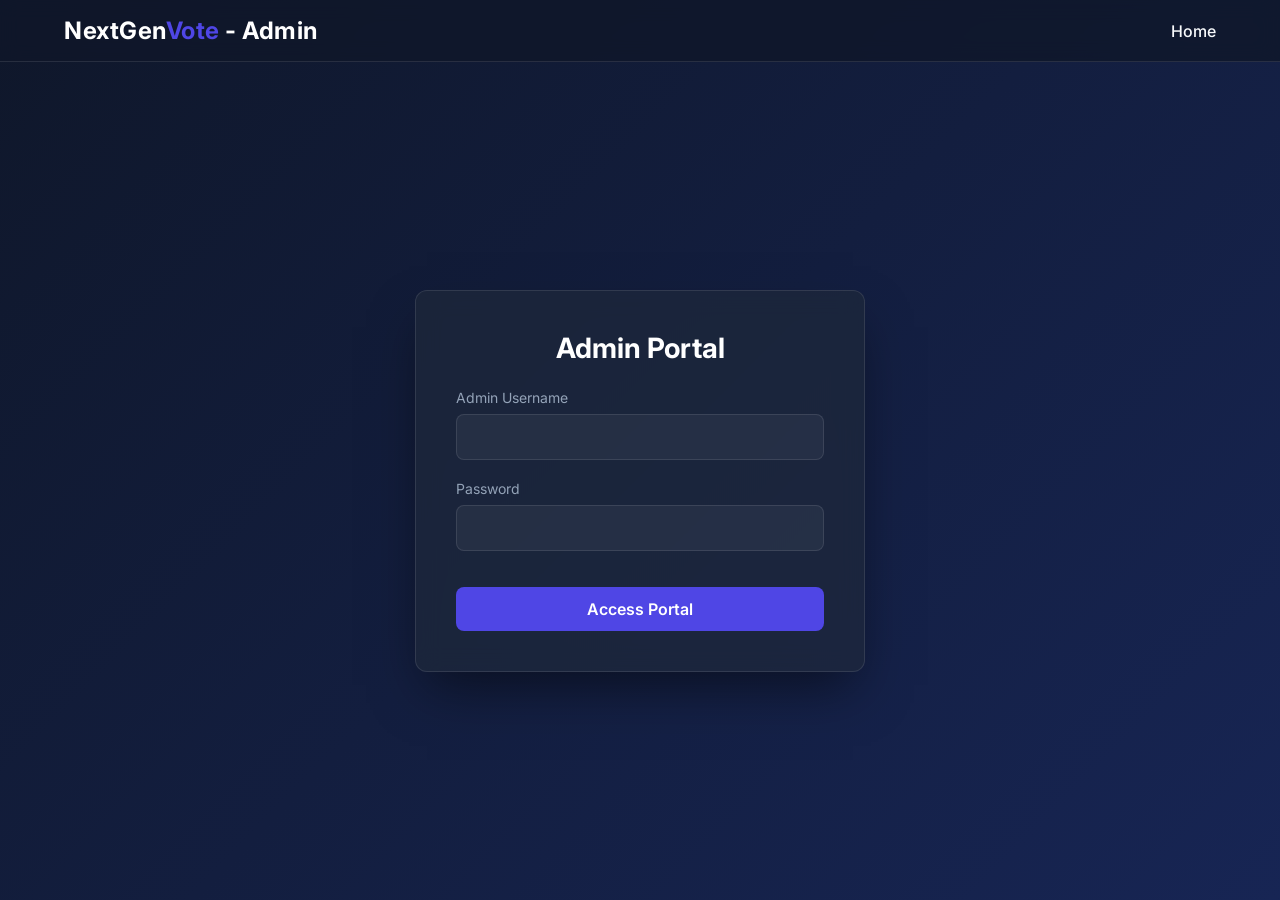
<file: WebContent/admin-login.html>
<!DOCTYPE html>
<html lang="en">
<head>
    <meta charset="UTF-8">
    <meta name="viewport" content="width=device-width, initial-scale=1.0">
    <title>Admin Login - NextGenVote</title>
    <link rel="stylesheet" href="css/style.css">
</head>
<body>

    <nav>
        <a href="index.html" class="logo">NextGen<span>Vote</span> - Admin</a>
        <div class="nav-links">
            <a href="index.html">Home</a>
        </div>
    </nav>

    <div class="container">
        <div class="card">
            <h2>Admin Portal</h2>

            <div id="msgBox"></div>

            <form action="AdminLoginServlet" method="POST">
                <div class="form-group">
                    <label for="username">Admin Username</label>
                    <input type="text" id="username" name="username" class="form-control" required>
                </div>
                <div class="form-group">
                    <label for="password">Password</label>
                    <input type="password" id="password" name="password" class="form-control" required>
                </div>
                <button type="submit" class="btn mt-3">Access Portal</button>
            </form>
        </div>
    </div>

    <script>
        const urlParams = new URLSearchParams(window.location.search);
        const error = urlParams.get('error');
        if (error) {
            document.getElementById('msgBox').innerHTML = '<div class="alert alert-error">' + error + '</div>';
        }
    </script>
</body>
</html>
</file>
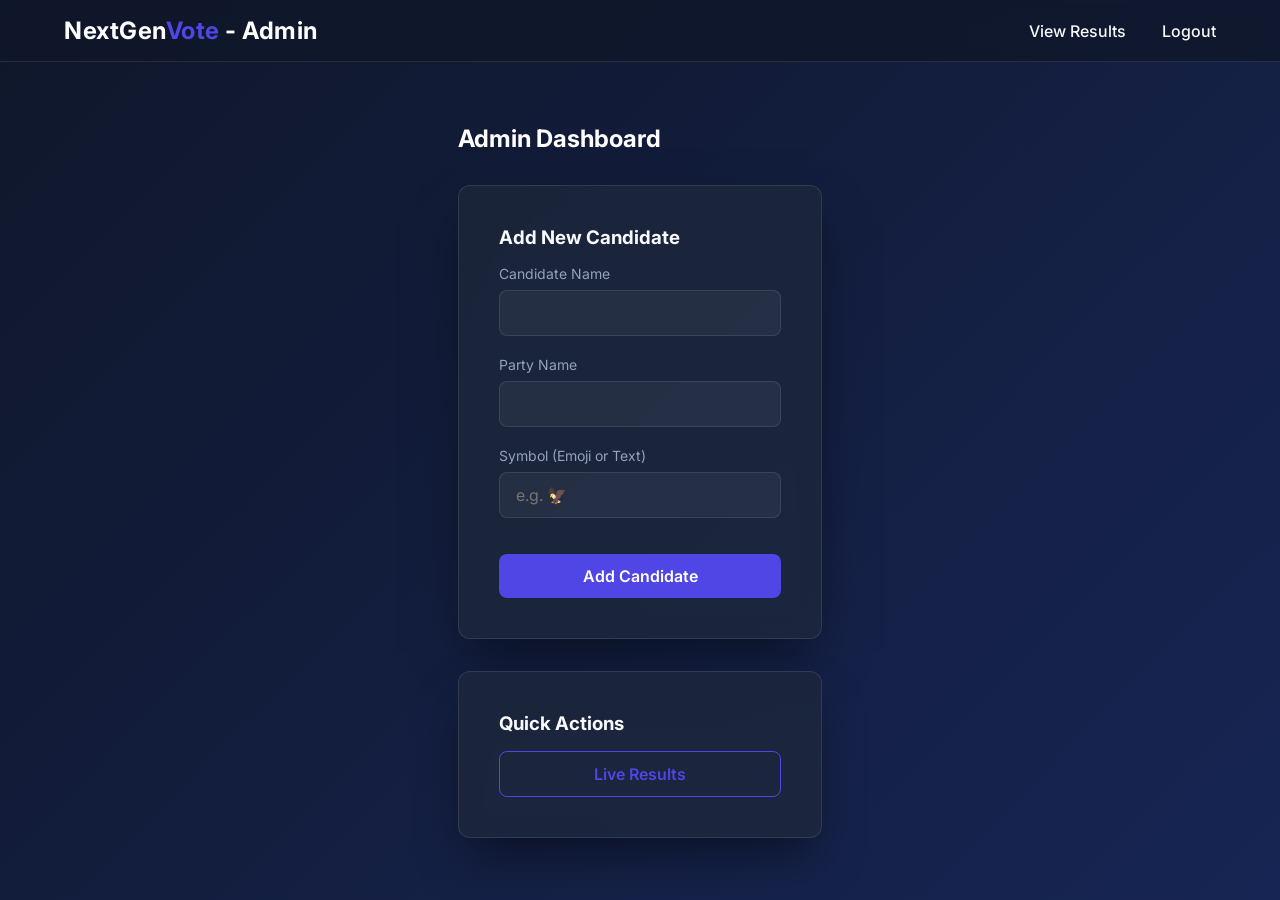
<file: WebContent/admin.html>
<!DOCTYPE html>
<html lang="en">
<head>
    <meta charset="UTF-8">
    <meta name="viewport" content="width=device-width, initial-scale=1.0">
    <title>Admin Dashboard - NextGenVote</title>
    <link rel="stylesheet" href="css/style.css">
</head>
<body>

    <nav>
        <a href="index.html" class="logo">NextGen<span>Vote</span> - Admin</a>
        <div class="nav-links">
            <a href="results.html">View Results</a>
            <a href="LogoutServlet">Logout</a>
        </div>
    </nav>

    <div class="container" style="flex-direction: column; align-items: stretch; max-width: 800px; margin: 0 auto;">
        <h2 style="margin-bottom: 2rem; color: #fff;">Admin Dashboard</h2>

        <div id="msgBox"></div>

        <div class="card" style="max-width: 100%; margin-bottom: 2rem;">
            <h3>Add New Candidate</h3>
            <form action="CandidateServlet" method="POST" style="margin-top: 1rem;">
                <div class="form-group">
                    <label for="name">Candidate Name</label>
                    <input type="text" id="name" name="name" class="form-control" required>
                </div>
                <div class="form-group">
                    <label for="party">Party Name</label>
                    <input type="text" id="party" name="party" class="form-control" required>
                </div>
                <div class="form-group">
                    <label for="symbol">Symbol (Emoji or Text)</label>
                    <input type="text" id="symbol" name="symbol" class="form-control" placeholder="e.g. 🦅" required>
                </div>
                <button type="submit" class="btn mt-3">Add Candidate</button>
            </form>
        </div>
        
        <div class="card" style="max-width: 100%;">
            <h3>Quick Actions</h3>
            <div class="btn-group mt-3" style="display: flex; gap: 1rem;">
                <a href="results.html" style="text-decoration:none; flex: 1;"><button class="btn btn-outline" style="width: 100%;">Live Results</button></a>
            </div>
        </div>
    </div>

    <script>
        const urlParams = new URLSearchParams(window.location.search);
        const error = urlParams.get('error');
        const success = urlParams.get('success');
        const msgBox = document.getElementById('msgBox');

        if (error) {
            msgBox.innerHTML = '<div class="alert alert-error">' + error + '</div>';
        } else if (success) {
            msgBox.innerHTML = '<div class="alert alert-success">' + success + '</div>';
        }
    </script>
</body>
</html>
</file>
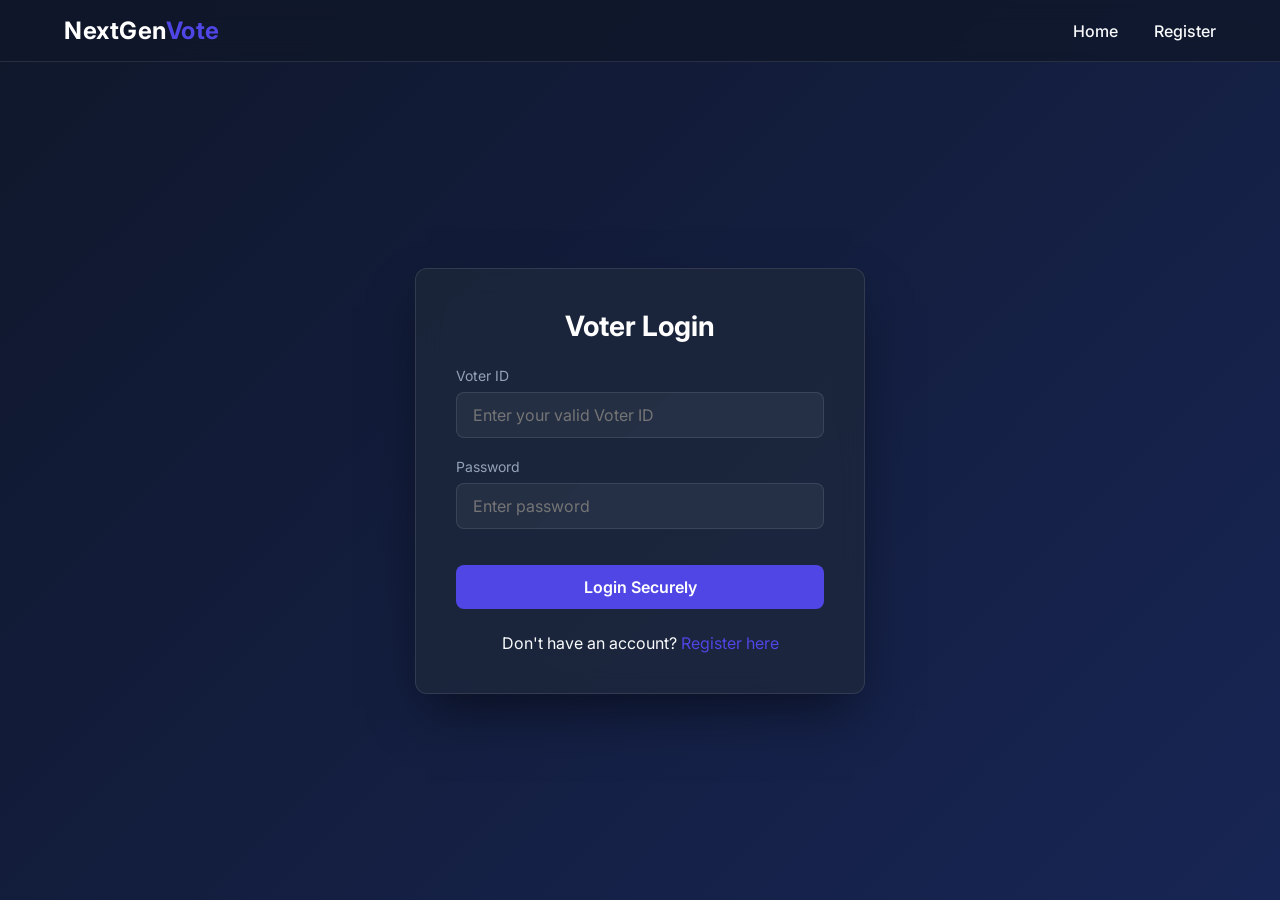
<file: WebContent/login.html>
<!DOCTYPE html>
<html lang="en">
<head>
    <meta charset="UTF-8">
    <meta name="viewport" content="width=device-width, initial-scale=1.0">
    <title>Login - NextGenVote</title>
    <link rel="stylesheet" href="css/style.css">
</head>
<body>

    <nav>
        <a href="index.html" class="logo">NextGen<span>Vote</span></a>
        <div class="nav-links">
            <a href="index.html">Home</a>
            <a href="register.html">Register</a>
        </div>
    </nav>

    <div class="container">
        <div class="card">
            <h2>Voter Login</h2>
            
            <div id="msgBox"></div>

            <form action="LoginServlet" method="POST">
                <div class="form-group">
                    <label for="voterId">Voter ID</label>
                    <input type="text" id="voterId" name="voterId" class="form-control" placeholder="Enter your valid Voter ID" required>
                </div>
                <div class="form-group">
                    <label for="password">Password</label>
                    <input type="password" id="password" name="password" class="form-control" placeholder="Enter password" required>
                </div>
                <button type="submit" class="btn mt-3">Login Securely</button>
            </form>
            <p class="text-center mt-4">
                Don't have an account? <a href="register.html" class="link">Register here</a>
            </p>
        </div>
    </div>

    <script>
        const urlParams = new URLSearchParams(window.location.search);
        const error = urlParams.get('error');
        const success = urlParams.get('success');
        const msgBox = document.getElementById('msgBox');

        if (error) {
            msgBox.innerHTML = '<div class="alert alert-error">' + error + '</div>';
        } else if (success) {
            msgBox.innerHTML = '<div class="alert alert-success">' + success + '</div>';
        }
    </script>
</body>
</html>
</file>
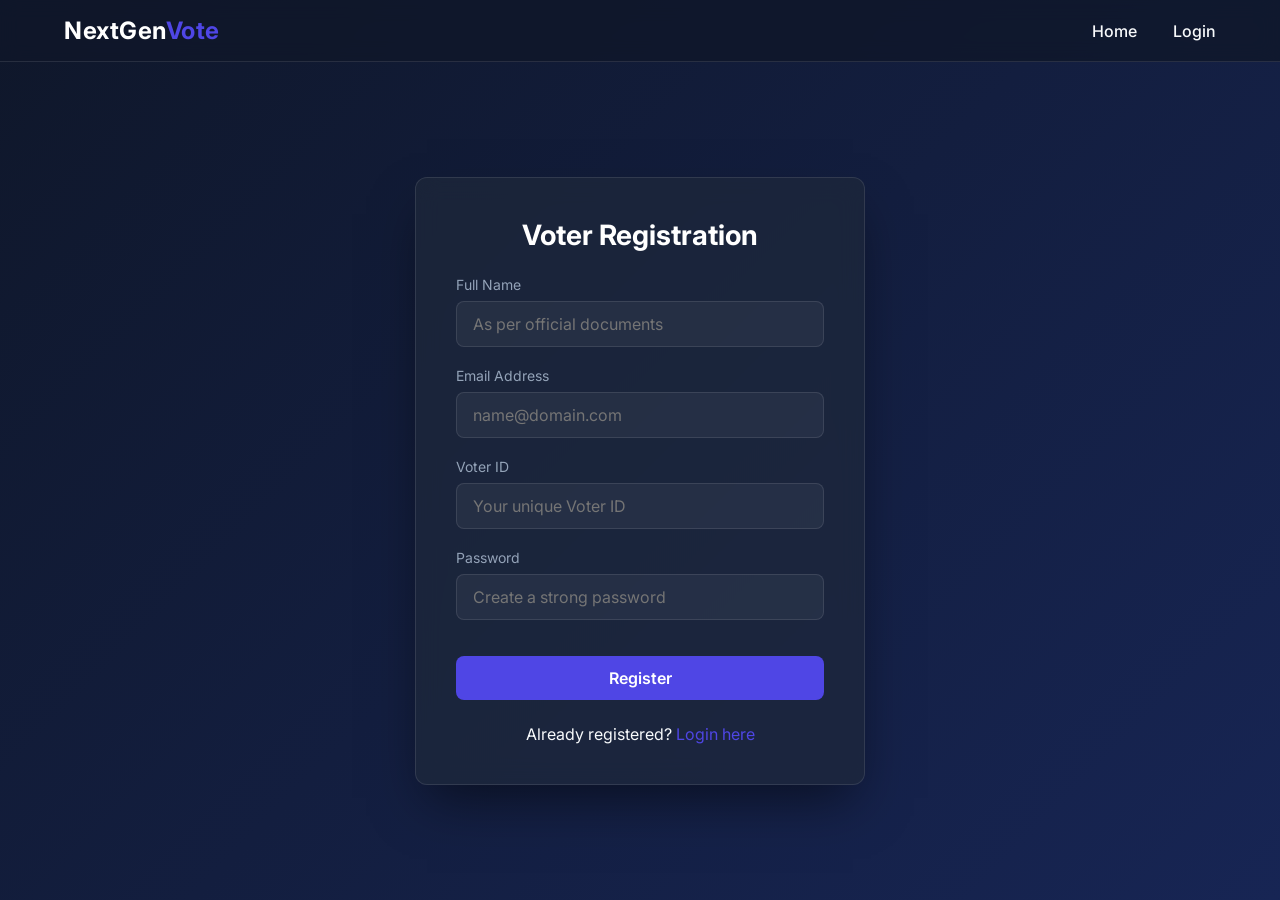
<file: WebContent/register.html>
<!DOCTYPE html>
<html lang="en">
<head>
    <meta charset="UTF-8">
    <meta name="viewport" content="width=device-width, initial-scale=1.0">
    <title>Register - NextGenVote</title>
    <link rel="stylesheet" href="css/style.css">
</head>
<body>

    <nav>
        <a href="index.html" class="logo">NextGen<span>Vote</span></a>
        <div class="nav-links">
            <a href="index.html">Home</a>
            <a href="login.html">Login</a>
        </div>
    </nav>

    <div class="container">
        <div class="card">
            <h2>Voter Registration</h2>

            <div id="msgBox"></div>

            <form action="RegisterServlet" method="POST">
                <div class="form-group">
                    <label for="name">Full Name</label>
                    <input type="text" id="name" name="name" class="form-control" placeholder="As per official documents" required>
                </div>
                <div class="form-group">
                    <label for="email">Email Address</label>
                    <input type="email" id="email" name="email" class="form-control" placeholder="name@domain.com" required>
                </div>
                <div class="form-group">
                    <label for="voterId">Voter ID</label>
                    <input type="text" id="voterId" name="voterId" class="form-control" placeholder="Your unique Voter ID" required>
                </div>
                <div class="form-group">
                    <label for="password">Password</label>
                    <input type="password" id="password" name="password" class="form-control" placeholder="Create a strong password" required>
                </div>
                <button type="submit" class="btn mt-3">Register</button>
            </form>
            <p class="text-center mt-4">
                Already registered? <a href="login.html" class="link">Login here</a>
            </p>
        </div>
    </div>

    <script>
        const urlParams = new URLSearchParams(window.location.search);
        const error = urlParams.get('error');
        if (error) {
            document.getElementById('msgBox').innerHTML = '<div class="alert alert-error">' + error + '</div>';
        }
    </script>
</body>
</html>
</file>
<file: WebContent/css/style.css>
@import url('https://fonts.googleapis.com/css2?family=Inter:wght@300;400;600;700&display=swap');

:root {
    --primary-color: #4F46E5; /* Indigo */
    --primary-hover: #4338CA;
    --bg-color: #0F172A; /* Slate 900 */
    --card-bg: rgba(30, 41, 59, 0.7); /* Slate 800 with opacity */
    --text-color: #F8FAFC;
    --text-muted: #94A3B8;
    --border-color: rgba(255, 255, 255, 0.1);
    --success: #10B981;
    --danger: #EF4444;
}

* {
    margin: 0;
    padding: 0;
    box-sizing: border-box;
    font-family: 'Inter', sans-serif;
}

body {
    background: linear-gradient(135deg, var(--bg-color) 0%, #172554 100%);
    color: var(--text-color);
    min-height: 100vh;
    display: flex;
    flex-direction: column;
}

/* Navbar */
nav {
    display: flex;
    justify-content: space-between;
    align-items: center;
    padding: 1rem 5%;
    background: rgba(15, 23, 42, 0.8);
    backdrop-filter: blur(10px);
    border-bottom: 1px solid var(--border-color);
}

nav .logo {
    font-size: 1.5rem;
    font-weight: 700;
    color: #fff;
    text-decoration: none;
    letter-spacing: 0.5px;
}

nav .logo span {
    color: var(--primary-color);
}

nav .nav-links a {
    color: var(--text-color);
    text-decoration: none;
    margin-left: 2rem;
    font-weight: 500;
    transition: color 0.3s;
}

nav .nav-links a:hover {
    color: var(--primary-color);
}

/* Layout Blocks */
.container {
    flex-grow: 1;
    display: flex;
    justify-content: center;
    align-items: center;
    padding: 2rem;
}

/* Glassmorphism Cards */
.card {
    background: var(--card-bg);
    backdrop-filter: blur(12px);
    border: 1px solid var(--border-color);
    border-radius: 12px;
    padding: 2.5rem;
    box-shadow: 0 25px 50px -12px rgba(0, 0, 0, 0.5);
    width: 100%;
    max-width: 450px;
}

.card h2 {
    margin-bottom: 1.5rem;
    font-size: 1.75rem;
    text-align: center;
    color: #fff;
}

/* Forms */
.form-group {
    margin-bottom: 1.25rem;
}

.form-group label {
    display: block;
    margin-bottom: 0.5rem;
    font-size: 0.875rem;
    color: var(--text-muted);
}

.form-control {
    width: 100%;
    padding: 0.75rem 1rem;
    background: rgba(255, 255, 255, 0.05);
    border: 1px solid var(--border-color);
    border-radius: 8px;
    color: #fff;
    font-size: 1rem;
    transition: all 0.3s ease;
}

.form-control:focus {
    outline: none;
    border-color: var(--primary-color);
    box-shadow: 0 0 0 2px rgba(79, 70, 229, 0.3);
}

.btn {
    width: 100%;
    padding: 0.75rem 1.5rem;
    border: none;
    border-radius: 8px;
    background: var(--primary-color);
    color: #fff;
    font-size: 1rem;
    font-weight: 600;
    cursor: pointer;
    transition: background 0.3s ease;
}

.btn:hover {
    background: var(--primary-hover);
}

.text-center {
    text-align: center;
}

.mt-3 { margin-top: 1rem; }
.mt-4 { margin-top: 1.5rem; }
.mb-2 { margin-bottom: 0.5rem; }
.mb-4 { margin-bottom: 1.5rem; }

/* Alerts */
.alert {
    padding: 1rem;
    border-radius: 8px;
    margin-bottom: 1.5rem;
    font-size: 0.875rem;
    text-align: center;
}

.alert-error {
    background: rgba(239, 68, 68, 0.1);
    border: 1px solid var(--danger);
    color: #F87171;
}

.alert-success {
    background: rgba(16, 185, 129, 0.1);
    border: 1px solid var(--success);
    color: #34D399;
}

.link {
    color: var(--primary-color);
    text-decoration: none;
}
.link:hover {
    text-decoration: underline;
}

/* Dashboard specific */
.dashboard-container {
    max-width: 1000px;
    width: 100%;
    padding: 2rem;
}

.candidate-grid {
    display: grid;
    grid-template-columns: repeat(auto-fill, minmax(280px, 1fr));
    gap: 1.5rem;
    margin-top: 1.5rem;
}

.candidate-card {
    background: var(--card-bg);
    border: 1px solid var(--border-color);
    border-radius: 12px;
    padding: 1.5rem;
    text-align: center;
    transition: transform 0.2s;
}

.candidate-card:hover {
    transform: translateY(-5px);
    border-color: var(--primary-color);
}

.candidate-card h3 {
    margin-bottom: 0.5rem;
}
.candidate-card p {
    color: var(--text-muted);
    margin-bottom: 1rem;
}

.hero {
    text-align: center;
    max-width: 600px;
}

.hero h1 {
    font-size: 3rem;
    margin-bottom: 1rem;
    background: -webkit-linear-gradient(45deg, #60A5FA, #A78BFA);
    -webkit-background-clip: text;
    -webkit-text-fill-color: transparent;
}

.hero p {
    font-size: 1.1rem;
    color: var(--text-muted);
    margin-bottom: 2rem;
    line-height: 1.6;
}

.hero .btn-group {
    display: flex;
    gap: 1rem;
    justify-content: center;
}
.btn-outline {
    background: transparent;
    border: 1px solid var(--primary-color);
    color: var(--primary-color);
}
.btn-outline:hover {
    background: rgba(79, 70, 229, 0.1);
}
</file>
